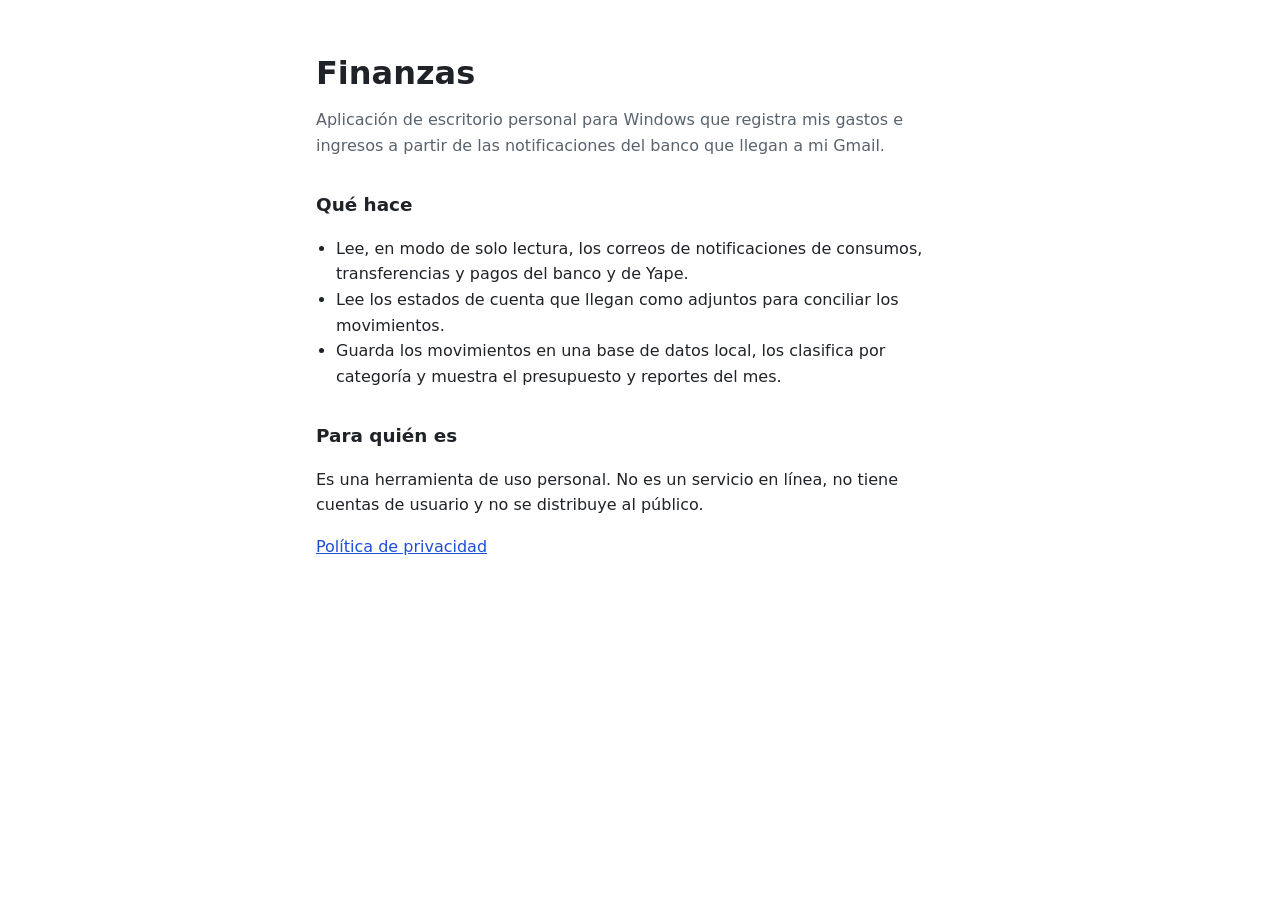
<file: index.html>
<!doctype html>
<html lang="es">
<head>
<meta charset="utf-8">
<meta name="viewport" content="width=device-width, initial-scale=1">
<title>Finanzas</title>
<meta name="description" content="Aplicación de escritorio personal para registrar gastos e ingresos a partir de las notificaciones del banco.">
<link rel="stylesheet" href="estilo.css">
</head>
<body>
<main>
  <h1>Finanzas</h1>
  <p class="bajada">Aplicación de escritorio personal para Windows que registra mis gastos e ingresos a partir de las notificaciones del banco que llegan a mi Gmail.</p>

  <h2>Qué hace</h2>
  <ul>
    <li>Lee, en modo de solo lectura, los correos de notificaciones de consumos, transferencias y pagos del banco y de Yape.</li>
    <li>Lee los estados de cuenta que llegan como adjuntos para conciliar los movimientos.</li>
    <li>Guarda los movimientos en una base de datos local, los clasifica por categoría y muestra el presupuesto y reportes del mes.</li>
  </ul>

  <h2>Para quién es</h2>
  <p>Es una herramienta de uso personal. No es un servicio en línea, no tiene cuentas de usuario y no se distribuye al público.</p>

  <p><a href="privacidad.html">Política de privacidad</a></p>
</main>
</body>
</html>
</file>
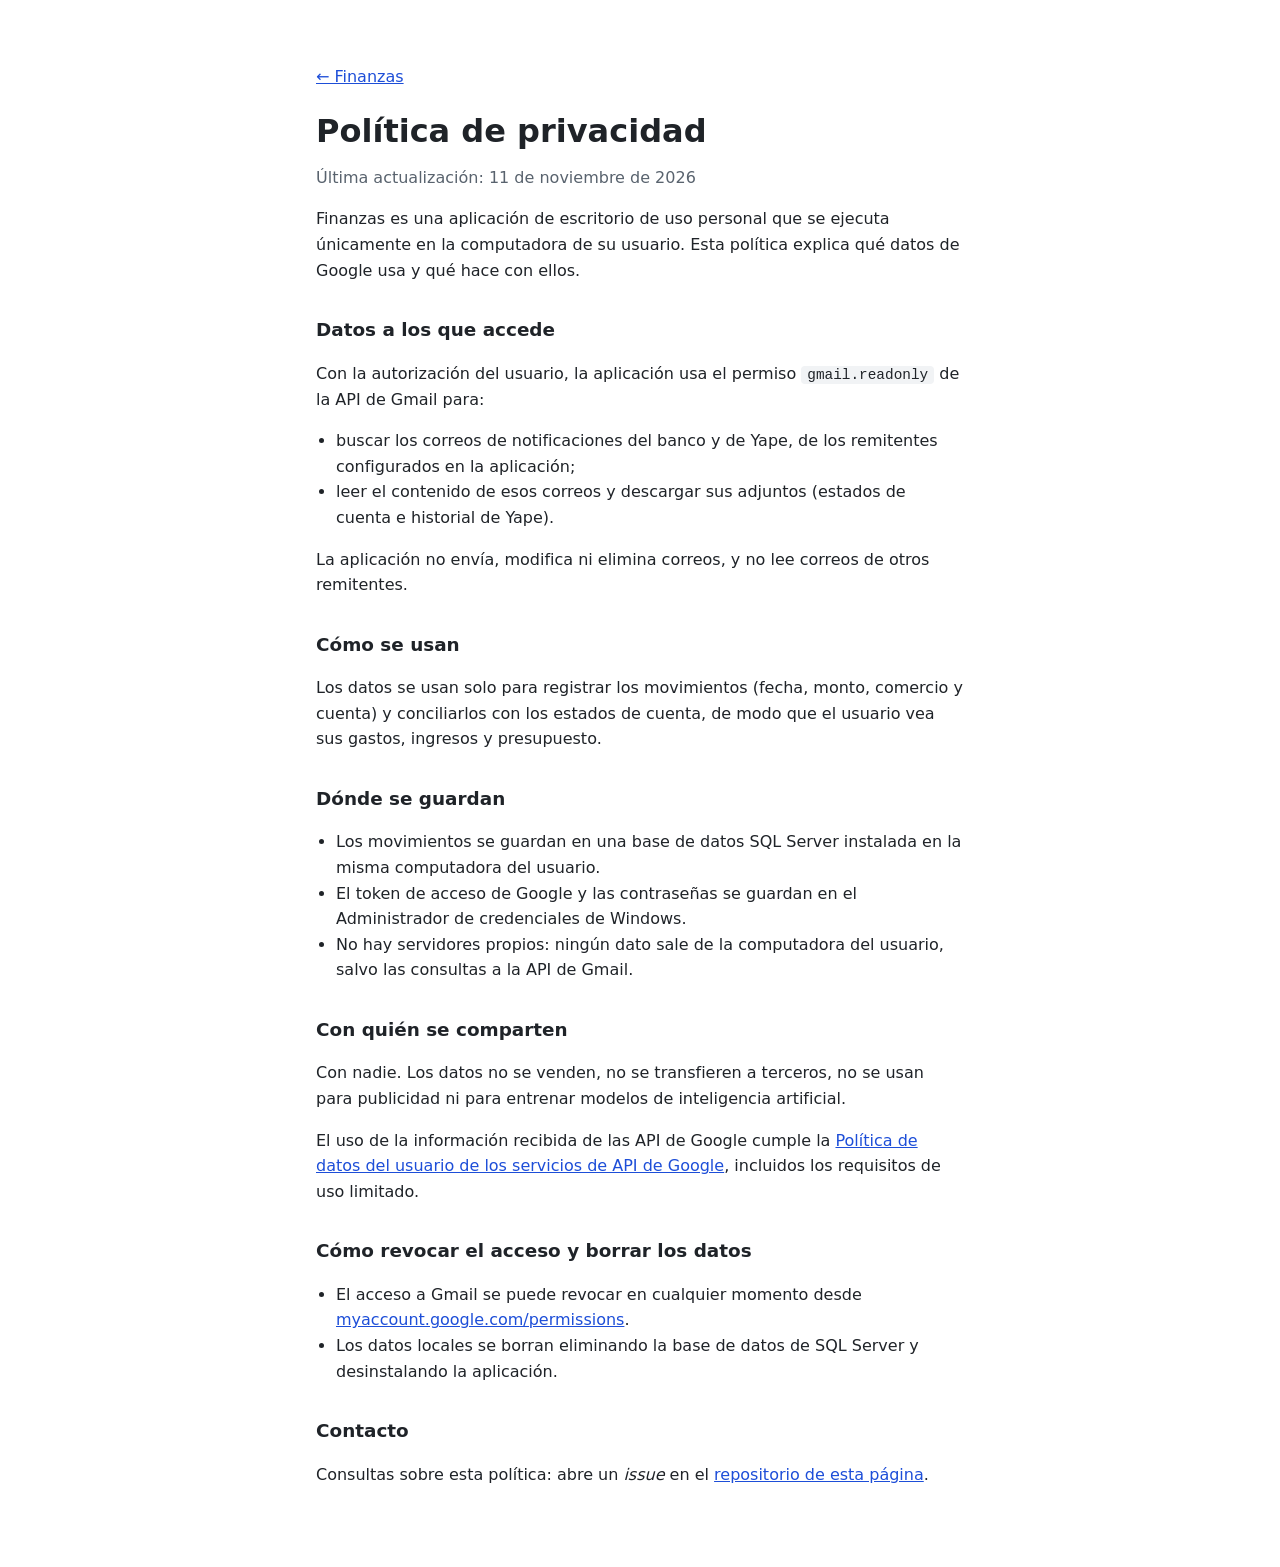
<file: privacidad.html>
<!doctype html>
<html lang="es">
<head>
<meta charset="utf-8">
<meta name="viewport" content="width=device-width, initial-scale=1">
<title>Política de privacidad · Finanzas</title>
<link rel="stylesheet" href="estilo.css">
</head>
<body>
<main>
  <p><a href="index.html">← Finanzas</a></p>
  <h1>Política de privacidad</h1>
  <p class="bajada">Última actualización: 11 de noviembre de 2026</p>

  <p>Finanzas es una aplicación de escritorio de uso personal que se ejecuta únicamente en la computadora de su usuario. Esta política explica qué datos de Google usa y qué hace con ellos.</p>

  <h2>Datos a los que accede</h2>
  <p>Con la autorización del usuario, la aplicación usa el permiso <code>gmail.readonly</code> de la API de Gmail para:</p>
  <ul>
    <li>buscar los correos de notificaciones del banco y de Yape, de los remitentes configurados en la aplicación;</li>
    <li>leer el contenido de esos correos y descargar sus adjuntos (estados de cuenta e historial de Yape).</li>
  </ul>
  <p>La aplicación no envía, modifica ni elimina correos, y no lee correos de otros remitentes.</p>

  <h2>Cómo se usan</h2>
  <p>Los datos se usan solo para registrar los movimientos (fecha, monto, comercio y cuenta) y conciliarlos con los estados de cuenta, de modo que el usuario vea sus gastos, ingresos y presupuesto.</p>

  <h2>Dónde se guardan</h2>
  <ul>
    <li>Los movimientos se guardan en una base de datos SQL Server instalada en la misma computadora del usuario.</li>
    <li>El token de acceso de Google y las contraseñas se guardan en el Administrador de credenciales de Windows.</li>
    <li>No hay servidores propios: ningún dato sale de la computadora del usuario, salvo las consultas a la API de Gmail.</li>
  </ul>

  <h2>Con quién se comparten</h2>
  <p>Con nadie. Los datos no se venden, no se transfieren a terceros, no se usan para publicidad ni para entrenar modelos de inteligencia artificial.</p>
  <p>El uso de la información recibida de las API de Google cumple la <a href="https://developers.google.com/terms/api-services-user-data-policy">Política de datos del usuario de los servicios de API de Google</a>, incluidos los requisitos de uso limitado.</p>

  <h2>Cómo revocar el acceso y borrar los datos</h2>
  <ul>
    <li>El acceso a Gmail se puede revocar en cualquier momento desde <a href="https://myaccount.google.com/permissions">myaccount.google.com/permissions</a>.</li>
    <li>Los datos locales se borran eliminando la base de datos de SQL Server y desinstalando la aplicación.</li>
  </ul>

  <h2>Contacto</h2>
  <p>Consultas sobre esta política: abre un <em>issue</em> en el <a href="https://github.com/santiagopomar06/finanzas-pages/issues">repositorio de esta página</a>.</p>
</main>
</body>
</html>
</file>
<file: estilo.css>
:root {
  --fondo: #ffffff;
  --texto: #1f2328;
  --suave: #59636e;
  --enlace: #1d4ed8;
  --codigo: #f1f3f5;
}
@media (prefers-color-scheme: dark) {
  :root {
    --fondo: #121417;
    --texto: #e6e8eb;
    --suave: #9aa3ad;
    --enlace: #7aa2ff;
    --codigo: #1f2328;
  }
}
* { box-sizing: border-box; }
body {
  margin: 0;
  background: var(--fondo);
  color: var(--texto);
  font: 16px/1.6 system-ui, -apple-system, "Segoe UI", Roboto, sans-serif;
}
main { max-width: 680px; margin: 0 auto; padding: 48px 16px 64px; }
h1 { font-size: 2rem; margin: 0 0 8px; }
h2 { font-size: 1.15rem; margin: 32px 0 8px; }
.bajada { color: var(--suave); margin-top: 0; }
a { color: var(--enlace); }
code { background: var(--codigo); padding: 1px 6px; border-radius: 4px; font-size: .9em; }
ul { padding-left: 20px; }
</file>
